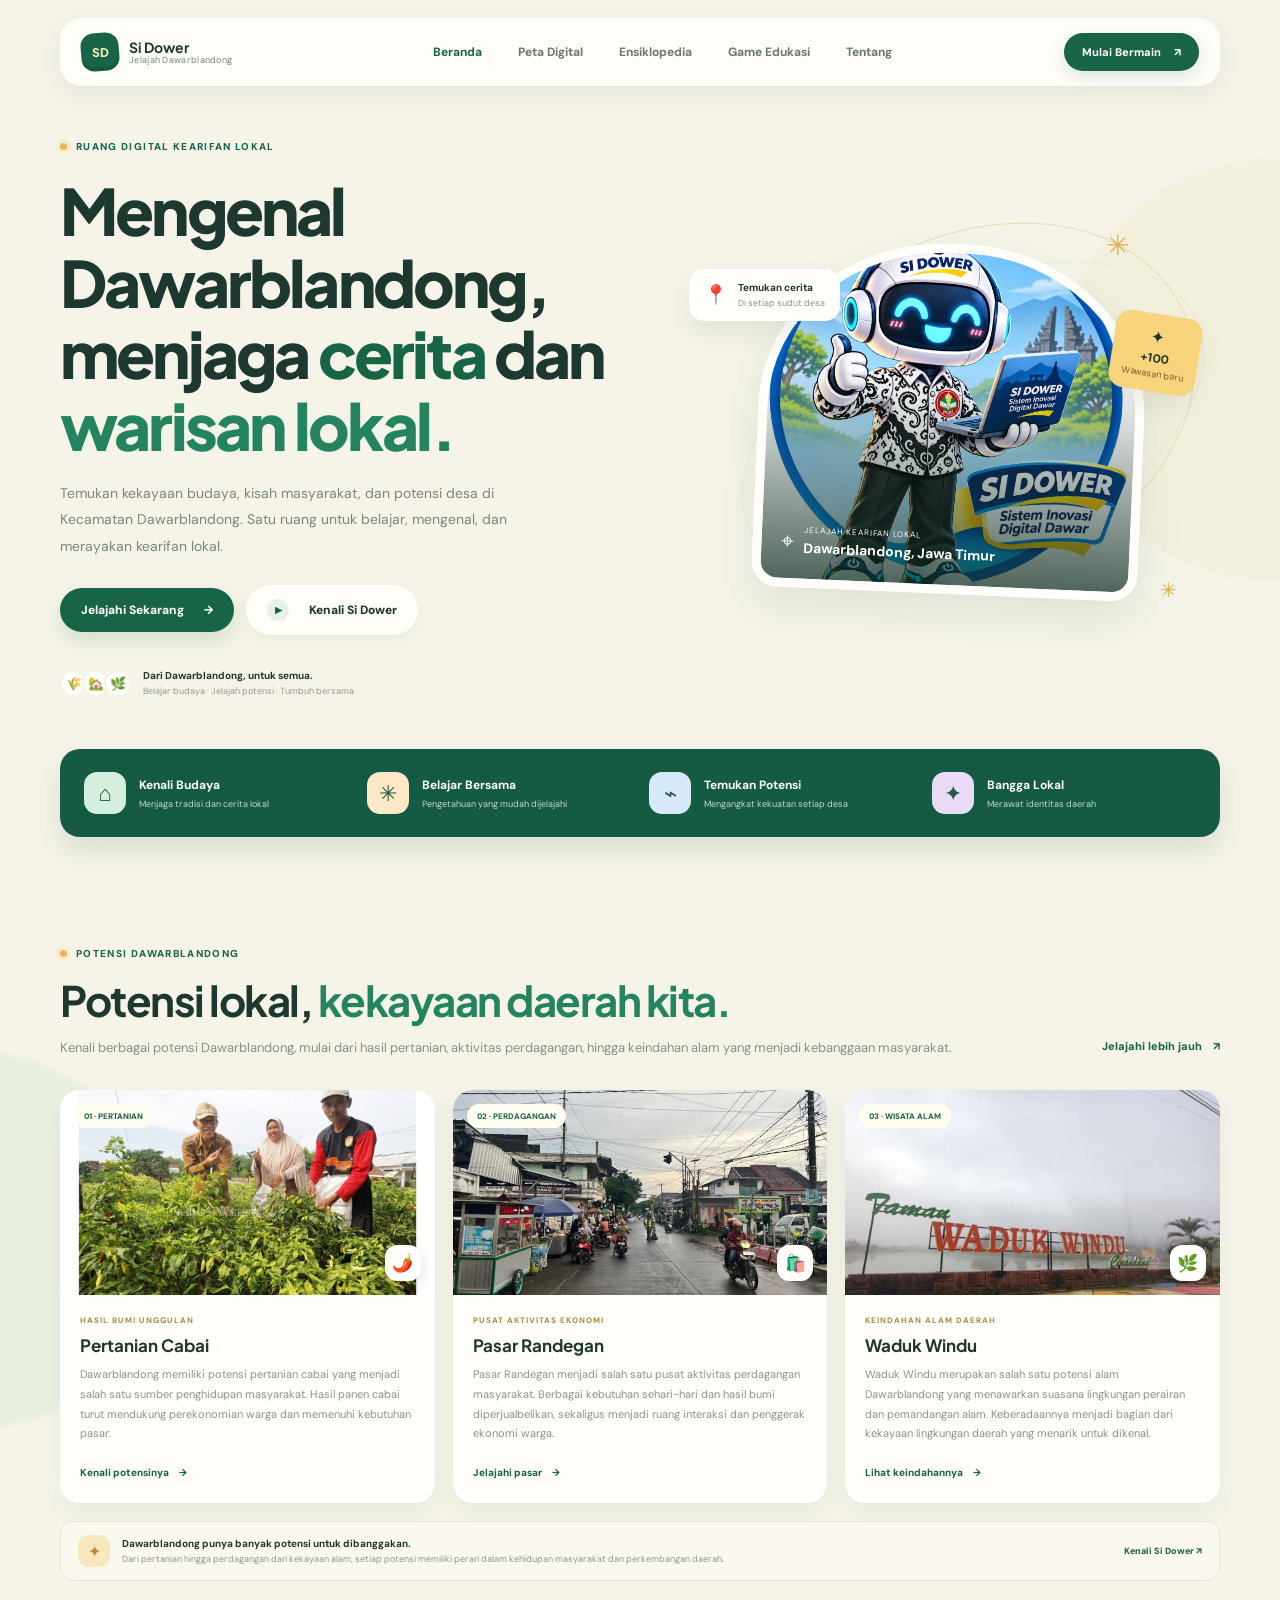
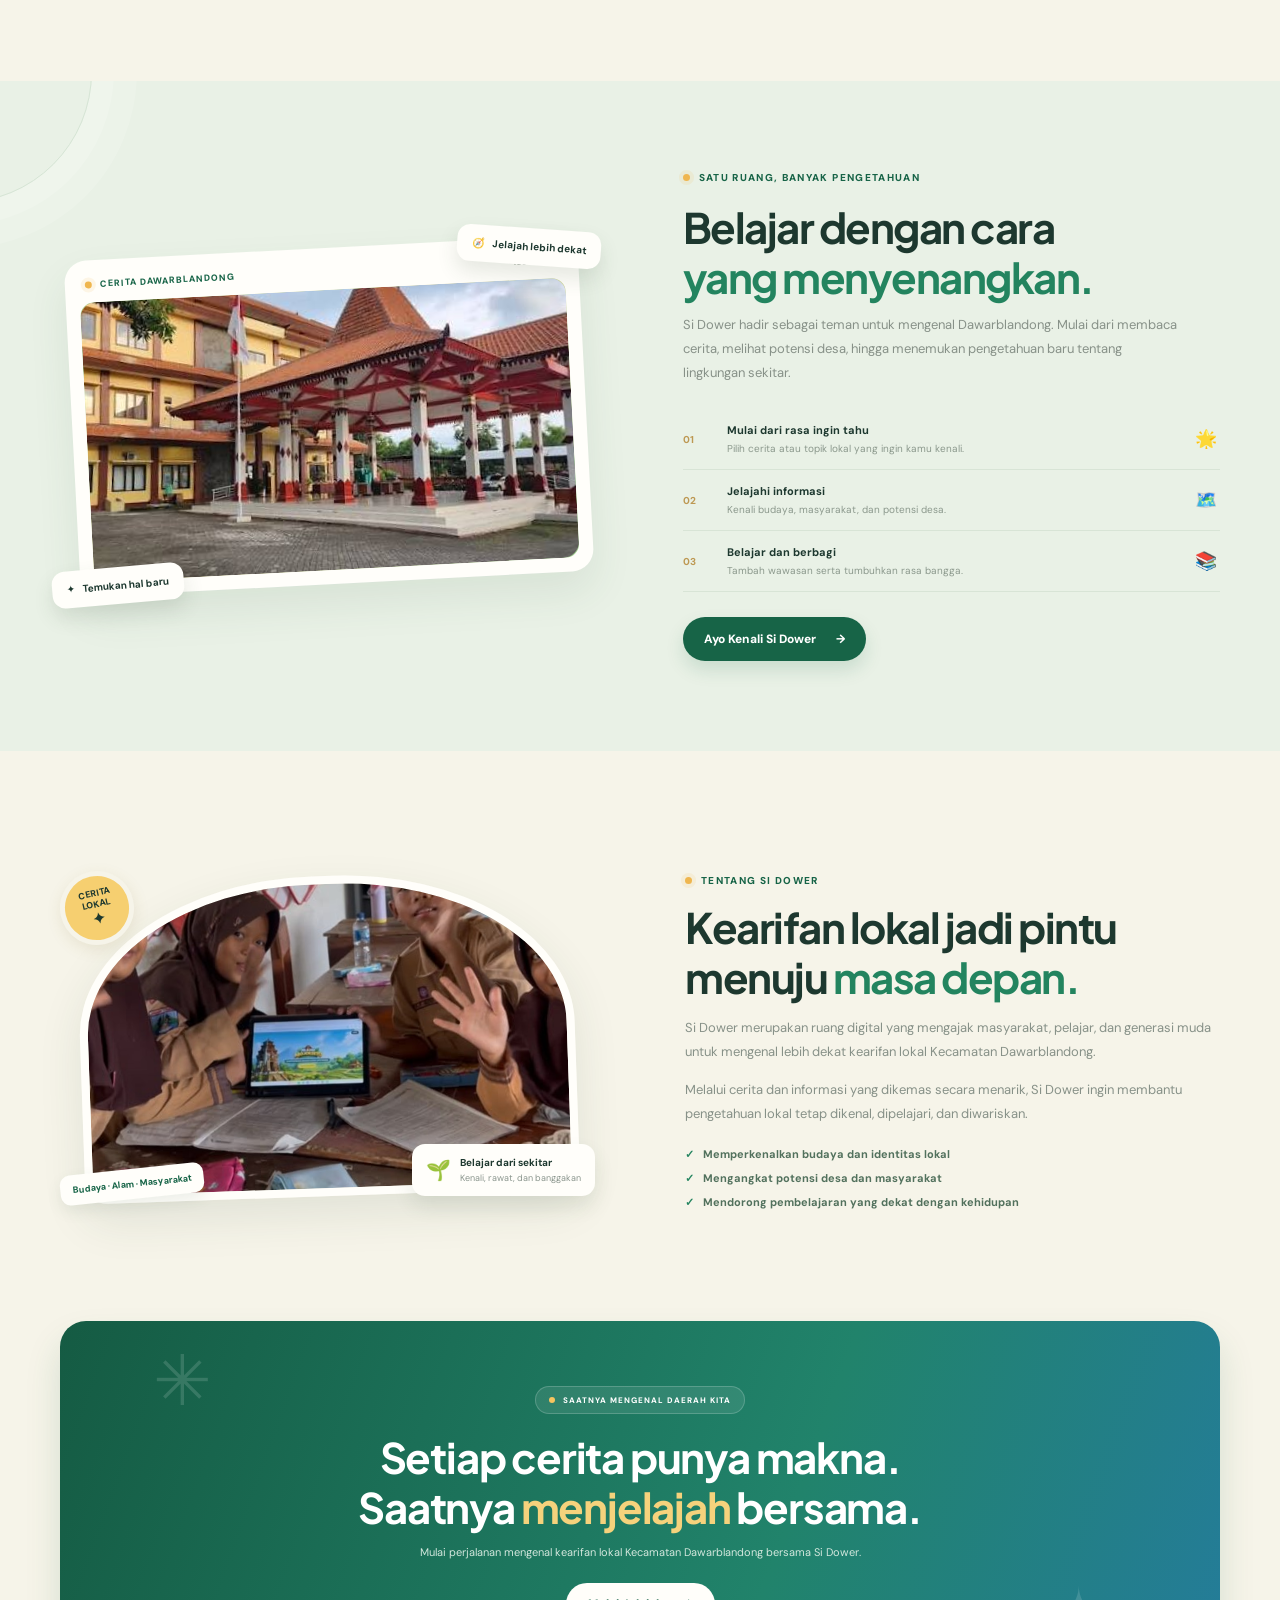
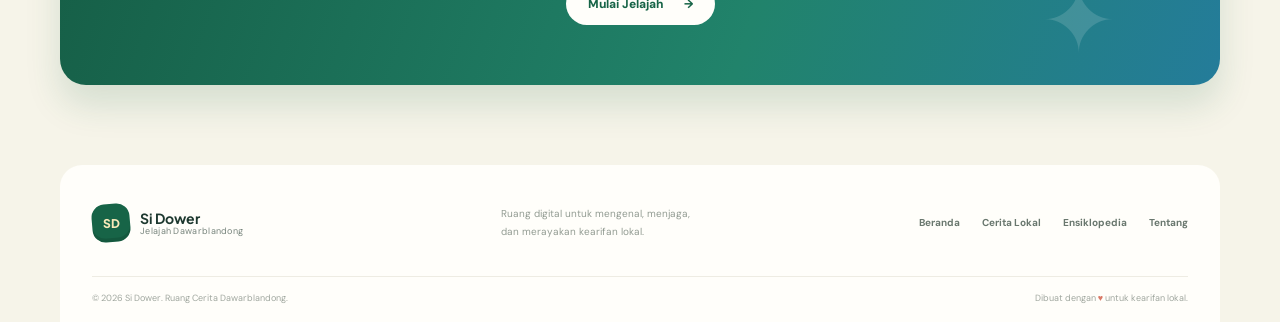
<file: index.html>
<!DOCTYPE html>
<html lang="id">
<head>
  <meta charset="UTF-8">
  <meta name="viewport" content="width=device-width, initial-scale=1.0">
  <meta name="theme-color" content="#f6f4e9">
  <meta name="description" content="Si Dower — ruang digital untuk mengenal kearifan lokal dan potensi Kecamatan Dawarblandong.">
  <title>Si Dower — Cerita dan Kearifan Lokal Dawarblandong</title>
  <link rel="preconnect" href="https://fonts.googleapis.com">
  <link rel="preconnect" href="https://fonts.gstatic.com" crossorigin>
  <link href="https://fonts.googleapis.com/css2?family=DM+Sans:wght@400;500;600;700;800&family=Plus+Jakarta+Sans:wght@500;600;700;800&display=swap" rel="stylesheet">
  <link rel="stylesheet" href="style.css">
</head>
<body>
  <div class="page-glow glow-one"></div>
  <div class="page-glow glow-two"></div>

  <header class="site-header" id="top">
    <a class="brand" href="#top" aria-label="Si Dower, kembali ke beranda">
      <span class="brand-mark"><span>SD</span></span>
      <span class="brand-copy"><strong>Si Dower</strong><small>Jelajah Dawarblandong</small></span>
    </a>

    <button class="menu-toggle" id="menuToggle" aria-label="Buka navigasi" aria-expanded="false">
      <span></span><span></span><span></span>
    </button>

    <nav class="nav-links" id="navLinks" aria-label="Navigasi utama">
      <a class="active" href="#beranda">Beranda</a>
      <a href="peta-digital.html">Peta Digital</a>
      <a href="ensiklopedia.html">Ensiklopedia</a>
      <a href="game-edukasi.html">Game Edukasi</a>
      <a href="#tentang">Tentang</a>
    </nav>
    <a class="header-cta" href="#jelajahi">Mulai Bermain <span>↗</span></a>
  </header>

  <main>
    <section class="hero section-wrap" id="beranda">
      <div class="hero-copy reveal">
        <div class="eyebrow"><i></i> RUANG DIGITAL KEARIFAN LOKAL</div>
        <h1>Mengenal Dawarblandong,<br>menjaga <em>cerita</em> dan<br><span>warisan lokal.</span></h1>
        <p class="hero-description">Temukan kekayaan budaya, kisah masyarakat, dan potensi desa di Kecamatan Dawarblandong. Satu ruang untuk belajar, mengenal, dan merayakan kearifan lokal.</p>
        <div class="hero-actions">
          <a class="button button-primary" href="#jelajahi">Jelajahi Sekarang <span>→</span></a>
          <a class="button button-quiet" href="#cerita"><span class="play-icon">▶</span> Kenali Si Dower</a>
        </div>
        <div class="hero-note">
          <div class="mini-avatars"><span>🌾</span><span>🏡</span><span>🌿</span></div>
          <div><strong>Dari Dawarblandong, untuk semua.</strong><small>Belajar budaya · Jelajah potensi · Tumbuh bersama</small></div>
        </div>
      </div>

      <div class="hero-art reveal">
        <div class="orbit orbit-a"></div><div class="orbit orbit-b"></div>
        <div class="photo-frame">
          <img src="WhatsApp Image 2026-11-24 at 09.20.50.jpeg" alt="Pemandangan bangunan dan lingkungan lokal">
          <div class="photo-shade"></div>
          <div class="photo-caption"><span class="pin">⌖</span><div><small>JELAJAH KEARIFAN LOKAL</small><strong>Dawarblandong, Jawa Timur</strong></div></div>
        </div>
        <div class="float-card location-card"><span class="float-icon">📍</span><div><b>Temukan cerita</b><small>Di setiap sudut desa</small></div></div>
        <div class="float-card xp-card"><span>✦</span><b>+100</b><small>Wawasan baru</small></div>
        <div class="spark spark-one">✳</div><div class="spark spark-two">✳</div>
      </div>
    </section>

    <section class="value-strip section-wrap reveal" aria-label="Nilai Si Dower">
      <div class="value-item"><span class="value-icon mint">⌂</span><div><strong>Kenali Budaya</strong><small>Menjaga tradisi dan cerita lokal</small></div></div>
      <div class="value-item"><span class="value-icon peach">✳</span><div><strong>Belajar Bersama</strong><small>Pengetahuan yang mudah dijelajahi</small></div></div>
      <div class="value-item"><span class="value-icon blue">⌁</span><div><strong>Temukan Potensi</strong><small>Mengangkat kekuatan setiap desa</small></div></div>
      <div class="value-item"><span class="value-icon lilac">✦</span><div><strong>Bangga Lokal</strong><small>Merawat identitas daerah</small></div></div>
    </section>

<section class="stories section-wrap section-space" id="potensi">
  <div class="section-heading reveal">
    <div>
      <div class="eyebrow"><i></i> POTENSI DAWARBLANDONG</div>
      <h2>Potensi lokal, <span>kekayaan daerah kita.</span></h2>
      <p>Kenali berbagai potensi Dawarblandong, mulai dari hasil pertanian, aktivitas perdagangan, hingga keindahan alam yang menjadi kebanggaan masyarakat.</p>
    </div>
    <a class="text-link" href="#jelajahi">Jelajahi lebih jauh <span>↗</span></a>
  </div>

  <div class="story-grid">

    <!-- PERTANIAN CABAI -->
    <article class="story-card reveal">
      <div class="story-image">
        <img src="lombok.jpg" alt="Hasil pertanian cabai">
        <span class="image-tag">01 · PERTANIAN</span>
        <span class="image-sticker">🌶️</span>
      </div>
      <div class="story-body">
        <div class="card-kicker">HASIL BUMI UNGGULAN</div>
        <h3>Pertanian Cabai</h3>
        <p>Dawarblandong memiliki potensi pertanian cabai yang menjadi salah satu sumber penghidupan masyarakat. Hasil panen cabai turut mendukung perekonomian warga dan memenuhi kebutuhan pasar.</p>
        <a href="#jelajahi">Kenali potensinya <span>→</span></a>
      </div>
    </article>

    <!-- PASAR RANDEGAN -->
    <article class="story-card reveal">
      <div class="story-image">
        <img src="pasarrandegan.jpg" alt="Aktivitas pasar tradisional">
        <span class="image-tag">02 · PERDAGANGAN</span>
        <span class="image-sticker">🛍️</span>
      </div>
      <div class="story-body">
        <div class="card-kicker">PUSAT AKTIVITAS EKONOMI</div>
        <h3>Pasar Randegan</h3>
        <p>Pasar Randegan menjadi salah satu pusat aktivitas perdagangan masyarakat. Berbagai kebutuhan sehari-hari dan hasil bumi diperjualbelikan, sekaligus menjadi ruang interaksi dan penggerak ekonomi warga.</p>
        <a href="#jelajahi">Jelajahi pasar <span>→</span></a>
      </div>
    </article>

    <!-- WADUK WINDU -->
    <article class="story-card reveal">
      <div class="story-image">
        <img src="wadukwindu.jpg" alt="Pemandangan alam dan perairan">
        <span class="image-tag">03 · WISATA ALAM</span>
        <span class="image-sticker">🌿</span>
      </div>
      <div class="story-body">
        <div class="card-kicker">KEINDAHAN ALAM DAERAH</div>
        <h3>Waduk Windu</h3>
        <p>Waduk Windu merupakan salah satu potensi alam Dawarblandong yang menawarkan suasana lingkungan perairan dan pemandangan alam. Keberadaannya menjadi bagian dari kekayaan lingkungan daerah yang menarik untuk dikenal.</p>
        <a href="#jelajahi">Lihat keindahannya <span>→</span></a>
      </div>
    </article>

  </div>

  <div class="story-footnote reveal">
    <span class="footnote-star">✦</span>
    <div>
      <strong>Dawarblandong punya banyak potensi untuk dibanggakan.</strong>
      <small>Dari pertanian hingga perdagangan dan kekayaan alam, setiap potensi memiliki peran dalam kehidupan masyarakat dan perkembangan daerah.</small>
    </div>
    <a href="#tentang">Kenali Si Dower <span>↗</span></a>
  </div>
</section>



    <section class="explore-band" id="jelajahi">
      <div class="section-wrap explore-layout">
        <div class="map-visual reveal">
          <div class="map-paper">
            <div class="map-topline"><span class="tiny-dot"></span> CERITA DAWARBLANDONG <span class="map-label">ILUSTRASI</span></div>
            <div class="map-scene">
  <img src="dawarblandong.jpg" alt="Foto Dawarblandong"
       style="width:100%; height:100%; object-fit:cover; border-radius:16px;">
</div>
          </div>
          <div class="map-float float-top">🧭 <b>Jelajah lebih dekat</b></div>
          <div class="map-float float-bottom">✦ <b>Temukan hal baru</b></div>
        </div>
        <div class="explore-copy reveal">
          <div class="eyebrow"><i></i> SATU RUANG, BANYAK PENGETAHUAN</div>
          <h2>Belajar dengan cara<br><span>yang menyenangkan.</span></h2>
          <p>Si Dower hadir sebagai teman untuk mengenal Dawarblandong. Mulai dari membaca cerita, melihat potensi desa, hingga menemukan pengetahuan baru tentang lingkungan sekitar.</p>
          <div class="steps">
            <div class="step"><b>01</b><div><strong>Mulai dari rasa ingin tahu</strong><small>Pilih cerita atau topik lokal yang ingin kamu kenali.</small></div><span>🌟</span></div>
            <div class="step"><b>02</b><div><strong>Jelajahi informasi</strong><small>Kenali budaya, masyarakat, dan potensi desa.</small></div><span>🗺️</span></div>
            <div class="step"><b>03</b><div><strong>Belajar dan berbagi</strong><small>Tambah wawasan serta tumbuhkan rasa bangga.</small></div><span>📚</span></div>
          </div>
          <a class="button button-primary" href="#tentang">Ayo Kenali Si Dower <span>→</span></a>
        </div>
      </div>
    </section>

    <section class="about section-wrap section-space" id="tentang">
      <div class="about-visual reveal">
        <div class="about-photo"><img src="fotosiswa.jpeg"></div>
        <div class="round-stamp">CERITA<br>LOKAL <span>✦</span></div>
        <div class="photo-note"><span>🌱</span><div><b>Belajar dari sekitar</b><small>Kenali, rawat, dan banggakan</small></div></div>
        <div class="photo-mini">Budaya · Alam · Masyarakat</div>
      </div>
      <div class="about-copy reveal">
        <div class="eyebrow"><i></i> TENTANG SI DOWER</div>
        <h2>Kearifan lokal jadi pintu menuju <span>masa depan.</span></h2>
        <p>Si Dower merupakan ruang digital yang mengajak masyarakat, pelajar, dan generasi muda untuk mengenal lebih dekat kearifan lokal Kecamatan Dawarblandong.</p>
        <p>Melalui cerita dan informasi yang dikemas secara menarik, Si Dower ingin membantu pengetahuan lokal tetap dikenal, dipelajari, dan diwariskan.</p>
        <ul class="check-list"><li>Memperkenalkan budaya dan identitas lokal</li><li>Mengangkat potensi desa dan masyarakat</li><li>Mendorong pembelajaran yang dekat dengan kehidupan</li></ul>
      </div>
    </section>

    <section class="final-cta section-wrap reveal">
      <div class="cta-decoration decor-left">✳</div><div class="cta-decoration decor-right">✦</div>
      <div class="cta-pill"><span></span> SAATNYA MENGENAL DAERAH KITA</div>
      <h2>Setiap cerita punya makna.<br>Saatnya <em>menjelajah</em> bersama.</h2>
      <p>Mulai perjalanan mengenal kearifan lokal Kecamatan Dawarblandong bersama Si Dower.</p>
      <a class="button button-light" href="#cerita">Mulai Jelajah <span>→</span></a>
    </section>
  </main>

  <footer class="site-footer section-wrap">
    <div class="footer-main">
      <a class="brand" href="#top"><span class="brand-mark"><span>SD</span></span><span class="brand-copy"><strong>Si Dower</strong><small>Jelajah Dawarblandong</small></span></a>
      <p>Ruang digital untuk mengenal, menjaga,<br>dan merayakan kearifan lokal.</p>
      <div class="footer-links"><a href="#beranda">Beranda</a><a href="#cerita">Cerita Lokal</a><a href="#ensiklopedia">Ensiklopedia</a><a href="#tentang">Tentang</a></div>
    </div>
    <div class="footer-bottom"><span>© <span id="year"></span> Si Dower. Ruang Cerita Dawarblandong.</span><span>Dibuat dengan <b>♥</b> untuk kearifan lokal.</span></div>
  </footer>

  <button class="back-top" id="backTop" aria-label="Kembali ke atas">↑</button>
  <script src="script.js"></script>
</body>
</html>
</file>
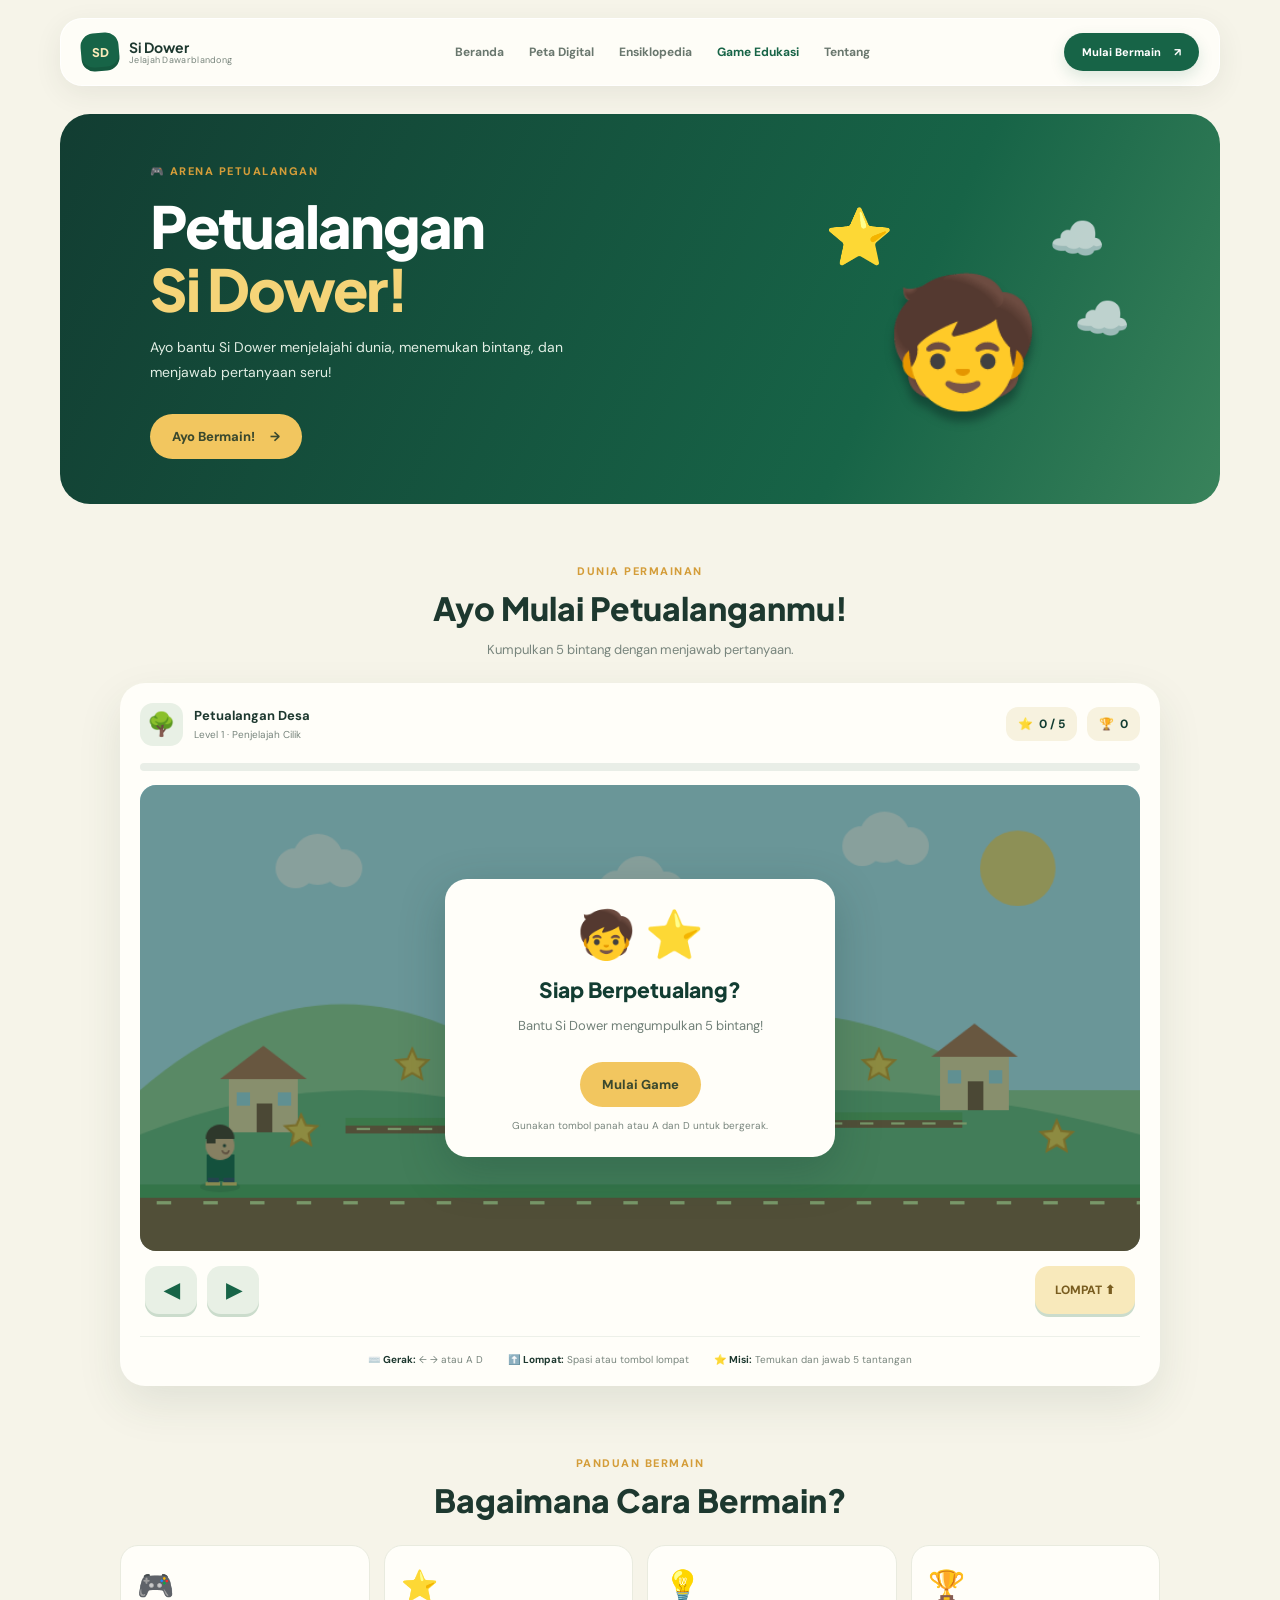
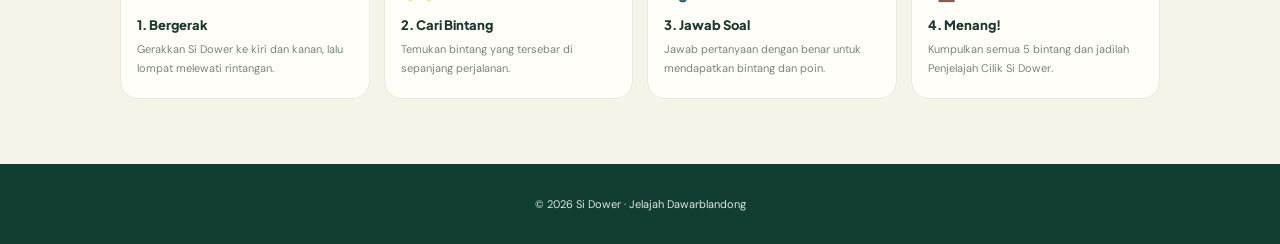
<file: game-edukasi.html>
<!DOCTYPE html>
<html lang="id">
<head>
  <meta charset="UTF-8">
  <meta name="viewport" content="width=device-width, initial-scale=1.0">
  <title>Game Edukasi | Si Dower</title>
  <link rel="stylesheet" href="game-edukasi.css">
</head>
<body>

  <!-- NAVBAR SI DOWER -->
  <header class="site-header" id="top">
    <a class="brand" href="index.html" aria-label="Si Dower, kembali ke beranda">
      <span class="brand-mark"><span>SD</span></span>
      <span class="brand-copy">
        <strong>Si Dower</strong>
        <small>Jelajah Dawarblandong</small>
      </span>
    </a>

    <button class="menu-toggle" id="menuToggle"
      aria-label="Buka navigasi" aria-expanded="false">
      <span></span><span></span><span></span>
    </button>

    <nav class="nav-links" id="navLinks" aria-label="Navigasi utama">
      <a href="index.html">Beranda</a>
      <a href="peta-digital.html">Peta Digital</a>
      <a href="ensiklopedia.html">Ensiklopedia</a>
      <a class="active" href="game-edukasi.html">Game Edukasi</a>
      <a href="index.html#tentang">Tentang</a>
    </nav>

    <a class="header-cta" href="#arena-game">
      Mulai Bermain <span>↗</span>
    </a>
  </header>

  <main>
    <!-- PEMBUKA -->
    <section class="game-hero">
      <div class="hero-content">
        <span class="eyebrow">🎮 ARENA PETUALANGAN</span>
        <h1>Petualangan<br><span>Si Dower!</span></h1>
        <p>
          Ayo bantu Si Dower menjelajahi dunia, menemukan bintang,
          dan menjawab pertanyaan seru!
        </p>
        <a href="#arena-game" class="start-button">Ayo Bermain! <span>→</span></a>
      </div>

      <div class="hero-decoration">
        <div class="hero-star">⭐</div>
        <div class="hero-character">🧒</div>
        <div class="hero-cloud cloud-one">☁️</div>
        <div class="hero-cloud cloud-two">☁️</div>
      </div>
    </section>

    <!-- ARENA GAME -->
    <section class="game-section" id="arena-game">
      <div class="section-heading">
        <span class="eyebrow">DUNIA PERMAINAN</span>
        <h2>Ayo Mulai Petualanganmu!</h2>
        <p>Kumpulkan 5 bintang dengan menjawab pertanyaan.</p>
      </div>

      <div class="game-panel">
        <div class="game-topbar">
          <div class="level-info">
            <span class="level-icon">🌳</span>
            <div>
              <strong>Petualangan Desa</strong>
              <small>Level 1 · Penjelajah Cilik</small>
            </div>
          </div>

          <div class="game-stats">
            <div class="stat">
              <span>⭐</span>
              <strong id="starCount">0 / 5</strong>
            </div>
            <div class="stat">
              <span>🏆</span>
              <strong id="scoreCount">0</strong>
            </div>
          </div>
        </div>

        <div class="progress-track">
          <div class="progress-fill" id="progressFill"></div>
        </div>

        <div class="game-canvas-wrap">
          <canvas id="gameCanvas" width="900" height="420"
            aria-label="Arena permainan Petualangan Si Dower"></canvas>

          <div class="game-overlay" id="startOverlay">
            <div class="overlay-card">
              <div class="overlay-icon">🧒 ⭐</div>
              <h2>Siap Berpetualang?</h2>
              <p>Bantu Si Dower mengumpulkan 5 bintang!</p>
              <button class="primary-button" id="startButton">Mulai Game</button>
              <small>Gunakan tombol panah atau A dan D untuk bergerak.</small>
            </div>
          </div>

          <div class="game-overlay hidden" id="questionOverlay">
            <div class="question-card">
              <span class="question-label">⭐ TANTANGAN BINTANG</span>
              <h2 id="questionTitle">Pertanyaan untukmu!</h2>
              <p id="questionText"></p>
              <div class="answer-list" id="answerList"></div>
              <p class="answer-feedback" id="answerFeedback" aria-live="polite"></p>
            </div>
          </div>

          <div class="game-overlay hidden" id="winOverlay">
            <div class="overlay-card win-card">
              <div class="overlay-icon">🏆</div>
              <h2>Hebat! Kamu Berhasil!</h2>
              <p>Semua bintang berhasil dikumpulkan. Kamu adalah Penjelajah Cilik Si Dower!</p>
              <div class="win-score">⭐ <strong id="finalScore">50</strong> Poin</div>
              <button class="primary-button" id="restartButton">Main Lagi</button>
            </div>
          </div>
        </div>

        <!-- KONTROL MOBILE -->
        <div class="mobile-controls">
          <div class="move-controls">
            <button class="control-button" id="leftButton" aria-label="Kiri">◀</button>
            <button class="control-button" id="rightButton" aria-label="Kanan">▶</button>
          </div>
          <button class="control-button jump-button" id="jumpButton">LOMPAT ⬆</button>
        </div>

        <div class="game-instructions">
          <div>⌨️ <strong>Gerak:</strong> ← → atau A D</div>
          <div>⬆️ <strong>Lompat:</strong> Spasi atau tombol lompat</div>
          <div>⭐ <strong>Misi:</strong> Temukan dan jawab 5 tantangan</div>
        </div>
      </div>
    </section>

    <!-- CARA BERMAIN -->
    <section class="how-to-play">
      <div class="section-heading">
        <span class="eyebrow">PANDUAN BERMAIN</span>
        <h2>Bagaimana Cara Bermain?</h2>
      </div>

      <div class="instruction-grid">
        <article class="instruction-card">
          <span>🎮</span>
          <h3>1. Bergerak</h3>
          <p>Gerakkan Si Dower ke kiri dan kanan, lalu lompat melewati rintangan.</p>
        </article>
        <article class="instruction-card">
          <span>⭐</span>
          <h3>2. Cari Bintang</h3>
          <p>Temukan bintang yang tersebar di sepanjang perjalanan.</p>
        </article>
        <article class="instruction-card">
          <span>💡</span>
          <h3>3. Jawab Soal</h3>
          <p>Jawab pertanyaan dengan benar untuk mendapatkan bintang dan poin.</p>
        </article>
        <article class="instruction-card">
          <span>🏆</span>
          <h3>4. Menang!</h3>
          <p>Kumpulkan semua 5 bintang dan jadilah Penjelajah Cilik Si Dower.</p>
        </article>
      </div>
    </section>
  </main>

  <footer class="game-footer">
    <p>© 2026 Si Dower · Jelajah Dawarblandong</p>
  </footer>

  <script src="game-edukasi.js"></script>
</body>
</html>
</file>
<file: style.css>
@import url('https://fonts.googleapis.com/css2?family=DM+Sans:wght@400;500;600;700;800&family=Plus+Jakarta+Sans:wght@500;600;700;800&display=swap');
:root{--cream:#f6f4e9;--paper:#fffef9;--green:#176447;--green-dark:#123d32;--green-soft:#e8f0e5;--mint:#d8eee1;--text:#1d382f;--muted:#78857d;--orange:#efb64f;--line:#e9e7dc;--shadow:0 18px 45px rgba(35,67,51,.10)}
*{box-sizing:border-box}html{scroll-behavior:smooth;scroll-padding-top:100px}body{margin:0;background:var(--cream);color:var(--text);font-family:'DM Sans',sans-serif;overflow-x:hidden}a{color:inherit;text-decoration:none}.page-glow{position:absolute;pointer-events:none;border-radius:50%;filter:blur(2px);z-index:-1}.glow-one{width:420px;height:420px;right:-200px;top:160px;background:rgba(234,220,169,.18)}.glow-two{width:380px;height:380px;left:-220px;top:1050px;background:rgba(211,232,210,.35)}
.site-header{width:min(1160px,calc(100% - 56px));height:68px;margin:18px auto 0;padding:0 20px;background:rgba(255,254,249,.88);border:1px solid rgba(255,255,255,.9);border-radius:22px;box-shadow:0 8px 28px rgba(48,65,48,.08);display:flex;align-items:center;justify-content:space-between;position:sticky;top:12px;z-index:20;backdrop-filter:blur(16px)}
.brand{display:inline-flex;align-items:center;gap:10px;min-width:180px}.brand-mark{width:38px;height:38px;border-radius:13px;background:var(--green);color:#f8e9b9;display:grid;place-items:center;font-family:'Plus Jakarta Sans';font-weight:800;font-size:12px;transform:rotate(-5deg);box-shadow:inset 0 -4px 0 rgba(0,0,0,.12)}.brand-mark span{transform:rotate(5deg)}.brand-copy{display:flex;flex-direction:column;line-height:1.15}.brand-copy strong{font-family:'Plus Jakarta Sans';font-size:14px}.brand-copy small{font-size:9px;color:var(--muted);letter-spacing:.3px}.nav-links{display:flex;gap:36px;align-items:center}.nav-links a,.footer-links a{font-size:12px;color:#69776e;font-weight:700;transition:.2s}.nav-links a:hover,.nav-links a.active{color:var(--green)}.header-cta{background:var(--green);color:white;padding:12px 18px;border-radius:30px;font-size:11px;font-weight:800;box-shadow:0 6px 15px #17644725}.header-cta span{margin-left:10px}.menu-toggle{display:none}
.section-wrap{width:min(1160px,calc(100% - 56px));margin-left:auto;margin-right:auto}.hero{min-height:560px;display:grid;grid-template-columns:1.05fr .95fr;align-items:center;gap:30px;padding-top:54px;padding-bottom:52px}.eyebrow{font-size:10px;font-weight:800;letter-spacing:1.35px;color:var(--green);display:flex;align-items:center;gap:9px}.eyebrow i,.tiny-dot{width:7px;height:7px;background:var(--orange);border-radius:50%;box-shadow:0 0 0 4px #efb64f20}.hero h1{font-family:'Plus Jakarta Sans',sans-serif;font-size:clamp(40px,5vw,64px);line-height:1.12;letter-spacing:-2.8px;margin:22px 0 18px;font-weight:800}.hero h1 em{font-style:normal;color:var(--green)}.hero h1 span,.section-heading h2 span,.explore-copy h2 span,.about-copy h2 span{color:#23845f}.hero-description{font-size:14px;line-height:1.9;color:#7b877e;max-width:510px;margin:0}.hero-actions{display:flex;align-items:center;gap:12px;margin-top:26px}.button{display:inline-flex;align-items:center;justify-content:center;gap:20px;padding:14px 21px;border-radius:30px;font-size:12px;font-weight:800;transition:transform .2s,box-shadow .2s}.button:hover,.header-cta:hover{transform:translateY(-3px)}.button-primary{background:var(--green);color:white;box-shadow:0 9px 18px #17644725}.button-quiet{background:#fffdf7;color:var(--text);box-shadow:0 5px 18px #273e2c0d}.play-icon{display:grid;place-items:center;width:22px;height:22px;border-radius:50%;background:#e7f1e8;color:var(--green);font-size:9px}.hero-note{display:flex;align-items:center;gap:12px;margin-top:34px}.mini-avatars{display:flex}.mini-avatars span{width:27px;height:27px;border:2px solid var(--cream);background:white;border-radius:50%;display:grid;place-items:center;font-size:13px;margin-left:-5px}.mini-avatars span:first-child{margin-left:0}.hero-note div:last-child{display:flex;flex-direction:column;gap:3px}.hero-note strong{font-size:10px}.hero-note small{font-size:9px;color:#929b92}
.hero-art{height:440px;position:relative;display:grid;place-items:center}.photo-frame{position:relative;width:72%;height:350px;border:9px solid #fffefa;border-radius:48% 48% 26px 26px;overflow:hidden;transform:rotate(2.5deg);box-shadow:var(--shadow);z-index:2}.photo-frame img,.about-photo img,.story-image img{width:100%;height:100%;object-fit:cover;display:block}.photo-shade{position:absolute;inset:35% 0 0;background:linear-gradient(transparent,rgba(13,44,31,.72))}.photo-caption{position:absolute;bottom:22px;left:20px;display:flex;align-items:center;gap:10px;color:white}.photo-caption .pin{font-size:22px}.photo-caption div{display:flex;flex-direction:column;gap:4px}.photo-caption small{font-size:8px;letter-spacing:1px}.photo-caption strong{font-size:14px}.orbit{position:absolute;border:1px solid #e8dcb8;border-radius:50%;transform:rotate(-25deg)}.orbit-a{width:85%;height:78%;right:3%;top:8%}.orbit-b{width:92%;height:62%;right:0;top:20%;border-style:dashed;border-color:#d7e6d4}.float-card{position:absolute;z-index:4;background:#fffefa;border-radius:15px;padding:12px 15px;box-shadow:0 12px 25px #304c3218;display:flex;align-items:center;gap:10px}.float-card div{display:flex;flex-direction:column;gap:3px}.float-card b{font-size:10px}.float-card small{font-size:9px;color:#8b958d}.location-card{left:1%;top:70px}.float-icon{font-size:19px}.xp-card{right:4%;top:115px;display:grid;gap:2px;text-align:center;background:#f8d47c;transform:rotate(9deg);padding:12px}.xp-card span{font-size:17px}.xp-card b{font-size:12px}.xp-card small{color:#725c2e}.leaf-card{left:0;bottom:70px;transform:rotate(-7deg)}.spark{position:absolute;color:#e9ae4d;font-size:28px}.spark-one{right:17%;top:28px}.spark-two{right:8%;bottom:36px;font-size:20px}
.value-strip{background:#155b43;border-radius:20px;min-height:88px;padding:18px 24px;display:grid;grid-template-columns:repeat(4,1fr);gap:18px;box-shadow:0 14px 28px #154e3820}.value-item{display:flex;align-items:center;gap:13px;color:white}.value-icon{width:42px;height:42px;border-radius:13px;display:grid;place-items:center;font-size:22px;color:#225b45}.mint{background:#d5f0df}.peach{background:#ffe8c5}.blue{background:#d8eafa}.lilac{background:#eadcf7}.value-item div{display:flex;flex-direction:column;gap:5px}.value-item strong{font-size:12px}.value-item small{font-size:9px;color:#c1d8cd}
.section-space{padding-top:110px;padding-bottom:100px}.section-heading{display:flex;justify-content:space-between;align-items:end;margin-bottom:30px}.section-heading h2,.explore-copy h2,.about-copy h2{font-family:'Plus Jakarta Sans';font-size:clamp(29px,3.5vw,42px);letter-spacing:-1.5px;line-height:1.2;margin:15px 0 10px}.section-heading p,.explore-copy>p,.about-copy p{font-size:13px;color:#879188;line-height:1.85;margin:0}.text-link{font-size:11px;color:var(--green);font-weight:800;margin-bottom:7px}.text-link span{margin-left:8px}.story-grid{display:grid;grid-template-columns:repeat(3,1fr);gap:18px}.story-card{background:#fffefa;border-radius:20px;overflow:hidden;box-shadow:0 10px 28px #344b3310;transition:transform .25s,box-shadow .25s}.story-card:hover{transform:translateY(-7px);box-shadow:0 18px 35px #344b331a}.story-image{height:205px;position:relative;overflow:hidden}.story-image img{transition:transform .5s}.story-card:hover .story-image img{transform:scale(1.06)}.image-tag{position:absolute;top:14px;left:14px;background:#fffdf0;border-radius:20px;padding:7px 10px;font-size:8px;font-weight:800;color:var(--green)}.image-sticker{position:absolute;right:14px;bottom:14px;width:36px;height:36px;border-radius:12px;background:#fffefa;display:grid;place-items:center;font-size:17px;box-shadow:0 5px 15px #0002}.story-body{padding:20px 20px 22px}.card-kicker{font-size:8px;letter-spacing:1px;color:#b28a45;font-weight:800}.story-body h3{font-family:'Plus Jakarta Sans';font-size:17px;margin:9px 0}.story-body p{font-size:11px;color:#8a948b;line-height:1.8;min-height:58px;margin:0 0 16px}.story-body a{font-size:10px;font-weight:800;color:var(--green)}.story-body a span{margin-left:8px}.story-footnote{margin-top:18px;border:1px solid #e9e5d6;background:#fbf9ef;border-radius:14px;padding:13px 17px;display:flex;align-items:center;gap:12px}.footnote-star{width:32px;height:32px;border-radius:10px;background:#f8e8bd;display:grid;place-items:center;color:#b98b36}.story-footnote div{display:flex;flex-direction:column;gap:3px;flex:1}.story-footnote strong{font-size:10px}.story-footnote small{font-size:9px;color:#8c968d}.story-footnote>a{font-size:9px;font-weight:800;color:var(--green)}
.explore-band{background:#e9f1e6;position:relative;overflow:hidden}.explore-band:before{content:"";position:absolute;width:260px;height:260px;border:1px solid #d6e5d5;border-radius:50%;left:-170px;top:-140px;box-shadow:0 0 0 22px #ffffff22,0 0 0 45px #ffffff22}.explore-layout{min-height:560px;padding-top:90px;padding-bottom:90px;display:grid;grid-template-columns:1fr 1fr;gap:85px;align-items:center}.map-visual{position:relative;padding:20px 12px}.map-paper{background:#fffefa;padding:14px;border-radius:22px;box-shadow:0 20px 40px #345c3b18;transform:rotate(-3deg)}.map-topline{font-size:9px;letter-spacing:1px;font-weight:800;color:var(--green);display:flex;align-items:center;gap:8px;padding:4px 6px 12px}.map-label{margin-left:auto;color:#a3a99e;font-size:7px}.map-scene{height:280px;border-radius:14px;overflow:hidden;position:relative;background:linear-gradient(135deg,#b9d99b,#e2dba6 44%,#9ecb8e);background-image:radial-gradient(ellipse at 15% 20%,#79b978 0 13%,transparent 14%),radial-gradient(ellipse at 80% 75%,#80b979 0 20%,transparent 21%),radial-gradient(ellipse at 58% 20%,#c5dc9d 0 18%,transparent 19%),linear-gradient(135deg,#b6d59a,#e4dda8 48%,#9ecb8e)}.river{position:absolute;width:130%;height:50px;left:-10%;top:54%;background:#82c9c6;border:8px solid #d4e8c6;border-left:0;border-right:0;transform:rotate(-16deg);border-radius:50%}.road{position:absolute;background:#e9d9ad;border:3px solid #fff1d0;border-radius:50%;height:18px}.road-one{width:120%;left:-10%;top:34%;transform:rotate(28deg)}.road-two{width:100%;left:12%;top:72%;transform:rotate(-35deg)}.map-tree,.map-house{position:absolute;font-size:25px;filter:drop-shadow(0 3px 2px #55734b55)}.tree-one{left:15%;top:17%}.tree-two{right:12%;top:20%}.tree-three{left:76%;bottom:10%}.house-one{left:37%;top:15%}.house-two{right:24%;bottom:18%}.house-three{left:10%;bottom:12%}.map-pin{position:absolute;background:#fffef4;color:#24543c;border:1px solid #e8e4ce;border-radius:9px;padding:7px 9px;font-size:9px;font-weight:800;box-shadow:0 5px 12px #425d3618}.pin-one{left:28%;top:40%}.pin-two{right:6%;top:51%}.pin-three{left:8%;bottom:27%}.pin-four{right:27%;bottom:8%}.map-float{position:absolute;background:#fffefa;border-radius:13px;padding:12px 15px;box-shadow:0 10px 20px #35513b20;font-size:10px;display:flex;gap:8px;align-items:center}.float-top{right:-3px;top:0;transform:rotate(4deg)}.float-bottom{left:-8px;bottom:0;transform:rotate(-5deg)}.explore-copy h2{margin-top:18px}.explore-copy>p{max-width:500px}.steps{margin:24px 0 25px}.step{display:grid;grid-template-columns:32px 1fr 25px;align-items:center;gap:12px;padding:14px 0;border-bottom:1px solid #d8e4d6}.step>b{font-size:10px;color:#bd9852}.step div{display:flex;flex-direction:column;gap:5px}.step strong{font-size:11px}.step small{font-size:10px;color:#8b988c}.step>span{font-size:18px}
.about{display:grid;grid-template-columns:1fr 1fr;gap:90px;align-items:center}.about-visual{height:360px;position:relative;padding:15px 20px}.about-photo{height:320px;border:8px solid #fffefa;border-radius:48% 48% 22px 22px  ;overflow:hidden;transform:rotate(-2deg);box-shadow:var(--shadow)}.round-stamp{position:absolute;left:0;top:10px;width:74px;height:74px;border-radius:50%;background:#f6cf70;border:5px solid var(--cream);display:grid;place-content:center;text-align:center;font-size:9px;font-weight:800;line-height:1.2;transform:rotate(-13deg);box-shadow:0 5px 15px #8d783322}.round-stamp span{font-size:15px}.photo-note{position:absolute;right:0;bottom:25px;background:#fffefa;border-radius:13px;padding:12px 14px;display:flex;gap:9px;align-items:center;box-shadow:0 10px 20px #34513b1c}.photo-note>span{font-size:20px}.photo-note div{display:flex;flex-direction:column;gap:3px}.photo-note b{font-size:10px}.photo-note small{font-size:9px;color:#8a958d}.photo-mini{position:absolute;left:0;bottom:22px;background:#fffefa;padding:9px 12px;border-radius:10px;font-size:9px;font-weight:800;color:var(--green);transform:rotate(-6deg);box-shadow:0 6px 15px #34513b18}.about-copy h2{max-width:520px}.about-copy p{margin:14px 0}.check-list{list-style:none;padding:0;margin:20px 0 0;display:grid;gap:10px}.check-list li{font-size:11px;font-weight:700;color:#52715d}.check-list li:before{content:"✓";color:#23845f;font-weight:900;margin-right:9px}
.final-cta{position:relative;overflow:hidden;background:linear-gradient(110deg,#155b43,#21836b 62%,#247c9a);border-radius:26px;text-align:center;color:white;padding:65px 25px 60px;box-shadow:0 20px 35px #1b624426;margin-bottom:80px}.cta-pill{display:inline-flex;align-items:center;gap:8px;border:1px solid #ffffff30;background:#ffffff17;border-radius:30px;padding:8px 13px;font-size:8px;letter-spacing:1px;font-weight:800}.cta-pill span{width:6px;height:6px;border-radius:50%;background:#f6c45f}.final-cta h2{font-family:'Plus Jakarta Sans';font-size:clamp(28px,4vw,42px);line-height:1.2;letter-spacing:-1.2px;margin:18px 0 12px}.final-cta h2 em{font-style:normal;color:#f5d27c}.final-cta p{font-size:11px;color:#d3e7dd;margin:0 0 24px}.button-light{background:#fffefa;color:var(--green);padding:13px 22px}.cta-decoration{position:absolute;color:#ffffff24;font-size:70px}.decor-left{left:8%;top:15px}.decor-right{right:9%;bottom:5px;font-size:90px}
.site-footer{background:#fffefa;border-radius:22px 22px 0 0;padding:30px 32px 18px}.footer-main{display:flex;align-items:center;justify-content:space-between;padding-bottom:25px}.footer-main>p{font-size:10px;line-height:1.8;color:#929b92}.footer-links{display:flex;gap:22px}.footer-links a{font-size:10px}.footer-bottom{border-top:1px solid #eeece3;padding-top:15px;display:flex;justify-content:space-between;color:#a0a79f;font-size:9px}.footer-bottom b{color:#d97967}.back-top{position:fixed;right:22px;bottom:22px;width:42px;height:42px;border:0;border-radius:14px;background:var(--green);color:white;font-size:21px;box-shadow:0 8px 20px #174b3430;cursor:pointer;opacity:0;pointer-events:none;transform:translateY(10px);transition:.25s;z-index:10}.back-top.show{opacity:1;pointer-events:auto;transform:translateY(0)}.reveal{opacity:0;transform:translateY(22px);transition:opacity .7s ease,transform .7s ease}.reveal.visible{opacity:1;transform:translateY(0)}
@media(max-width:900px){.hero{grid-template-columns:1fr  .85fr;gap:10px}.hero h1{font-size:48px}.hero-art{height:390px}.photo-frame{height:310px;width:78%}.value-strip{grid-template-columns:repeat(2,1fr);padding:22px}.explore-layout,.about{gap:40px}.story-image{height:170px}.story-body{padding:17px}.map-scene{height:240px}}
@media(max-width:680px){.site-header{width:calc(100% - 28px);height:62px;margin-top:10px;padding:0 13px}.brand{min-width:0}.brand-mark{width:34px;height:34px}.brand-copy strong{font-size:12px}.brand-copy small{font-size:8px}.header-cta{padding:10px 12px;font-size:9px;margin-left:auto;margin-right:12px}.menu-toggle{display:flex;width:34px;height:34px;border:0;background:#edf3eb;border-radius:10px;flex-direction:column;justify-content:center;gap:4px;align-items:center;cursor:pointer;order:3}.menu-toggle span{width:14px;height:2px;background:var(--green);border-radius:4px}.nav-links{display:none;position:absolute;top:70px;left:0;right:0;background:#fffefa;padding:16px;border-radius:16px;box-shadow:var(--shadow);flex-direction:column;gap:18px;align-items:flex-start}.nav-links.open{display:flex}.section-wrap{width:calc(100% - 34px)}.hero{display:flex;flex-direction:column;align-items:stretch;padding-top:55px;padding-bottom:35px;gap:8px}.hero h1{font-size:clamp(38px,11vw,54px);letter-spacing:-2px;margin-top:18px}.hero-description{font-size:12px}.hero-actions{gap:8px;flex-wrap:wrap}.button{font-size:10px;padding:12px 15px;gap:12px}.hero-note{margin-top:22px}.hero-art{height:330px;margin-top:10px}.photo-frame{height:270px;width:68%;border-width:7px}.location-card{left:0;top:35px}.xp-card{right:0;top:75px}.leaf-card{left:0;bottom:35px}.float-card{padding:9px 11px}.float-card b{font-size:9px}.float-card small{font-size:8px}.value-strip{grid-template-columns:1fr 1fr;gap:18px 12px;padding:18px 14px;border-radius:16px}.value-item{gap:8px}.value-icon{width:34px;height:34px;font-size:18px}.value-item strong{font-size:10px}.value-item small{font-size:8px}.section-space{padding-top:75px;padding-bottom:70px}.section-heading{align-items:flex-start;gap:15px;flex-direction:column}.section-heading h2,.explore-copy h2,.about-copy h2{font-size:30px}.section-heading p{font-size:11px}.text-link{margin:0}.story-grid{grid-template-columns:1fr;gap:15px}.story-image{height:210px}.story-body p{min-height:0}.story-footnote{align-items:flex-start;flex-wrap:wrap}.story-footnote div{min-width:calc(100% - 55px)}.story-footnote>a{margin-left:44px}.explore-layout{grid-template-columns:1fr;gap:40px;padding-top:65px;padding-bottom:65px}.map-visual{margin:0 8px}.map-scene{height:230px}.explore-copy>p,.about-copy p{font-size:11px}.step{padding:12px 0}.about{grid-template-columns:1fr;gap:25px}.about-visual{height:310px;order:2}.about-photo{height:270px}.about-copy{order:1}.final-cta{padding:55px 18px 48px;margin-bottom:45px;border-radius:20px}.final-cta h2{font-size:29px}.final-cta p{line-height:1.7}.cta-decoration{font-size:42px}.site-footer{padding:25px 20px 15px}.footer-main{display:grid;grid-template-columns:1fr 1fr;gap:20px}.footer-main>p{font-size:9px}.footer-links{grid-column:1/-1;gap:18px}.footer-bottom{gap:8px;flex-direction:column;font-size:8px}.back-top{right:14px;bottom:14px}}
@media(prefers-reduced-motion:reduce){html{scroll-behavior:auto}*,*:before,*:after{transition:none!important;animation:none!important}.reveal{opacity:1;transform:none}}


/* ENSIKLOPEDIA DESA */
.encyclopedia{padding-top:85px;padding-bottom:95px}
.encyclopedia-count{font-size:10px;color:#829087;background:#fffdf6;border:1px solid var(--line);border-radius:30px;padding:10px 14px;white-space:nowrap}
.encyclopedia-count b{color:var(--green);font-size:14px;margin-right:4px}
.encyclopedia-tools{display:flex;align-items:center;justify-content:space-between;gap:15px;margin:24px 0 20px}
.search-box{display:flex;align-items:center;gap:10px;background:#fffefa;border:1px solid #e8e6dc;border-radius:13px;padding:0 14px;width:min(390px,100%);height:44px;color:#8a978d}
.search-box>span{font-size:22px;line-height:1}.search-box input{width:100%;border:0;outline:0;background:transparent;color:var(--text);font:500 11px 'DM Sans',sans-serif}.search-box input::placeholder{color:#a4aaa2}
.search-hint{font-size:10px;color:#9aa39b}
.village-grid{display:grid;grid-template-columns:repeat(3,1fr);gap:18px}
.village-card{padding:0;border:1px solid #eeece3;border-radius:19px;overflow:hidden;background:#fffefa;text-align:left;color:inherit;cursor:pointer;box-shadow:0 9px 25px #344b330c;transition:transform .22s,box-shadow .22s;display:flex;flex-direction:column;min-width:0}
.village-card:hover{transform:translateY(-6px);box-shadow:0 17px 32px #344b3318}
.village-card:focus-visible,.modal-close:focus-visible,.button:focus-visible{outline:3px solid #e7bd62;outline-offset:3px}
.village-card-image{height:178px;position:relative;overflow:hidden;background:linear-gradient(135deg,#dcebd4,#f1e6c9)}
.village-card-image img{width:100%;height:100%;object-fit:cover;display:block;transition:transform .45s}
.village-card:hover .village-card-image img{transform:scale(1.05)}
.village-card-image:after{content:"";position:absolute;inset:45% 0 0;background:linear-gradient(transparent,rgba(17,48,34,.28))}
.village-number{position:absolute;top:13px;left:13px;z-index:1;padding:7px 10px;border-radius:20px;background:#fffdf1;color:var(--green);font-size:8px;font-weight:800;letter-spacing:.5px}
.village-card-body{padding:17px 18px 19px;display:flex;flex-direction:column;align-items:flex-start;flex:1}
.village-category{font-size:8px;letter-spacing:1px;color:#b18c4e;font-weight:800}
.village-card-body h3{font-family:'Plus Jakarta Sans';font-size:17px;margin:8px 0 7px}
.village-card-body p{font-size:10px;line-height:1.75;color:#879188;margin:0 0 16px;min-height:36px}
.village-read{margin-top:auto;font-size:10px;font-weight:800;color:var(--green)}
.village-read span{margin-left:7px}
.empty-search{padding:28px;text-align:center;color:#89958c;font-size:12px;background:#fffefa;border-radius:14px}
.encyclopedia-note{margin-top:19px;background:#fbf8ec;border:1px solid #eee6d2;border-radius:15px;padding:14px 17px;display:flex;align-items:center;gap:12px}
.note-icon{width:34px;height:34px;border-radius:11px;background:#f8e8bd;color:#b98b36;display:grid;place-items:center}
.encyclopedia-note div{display:flex;flex-direction:column;gap:4px;flex:1}
.encyclopedia-note strong{font-size:10px}.encyclopedia-note small{font-size:9px;color:#8d978e}.note-label{font-size:8px;letter-spacing:1px;color:#a18c5e;font-weight:800}
.village-modal{position:fixed;inset:0;z-index:50;display:none;align-items:center;justify-content:center;padding:22px}
.village-modal.open{display:flex}
.modal-backdrop{position:absolute;inset:0;background:rgba(14,38,29,.62);backdrop-filter:blur(5px)}
.village-dialog{position:relative;z-index:1;width:min(720px,100%);max-height:min(88vh,900px);overflow:auto;background:#fffefa;border-radius:22px;box-shadow:0 25px 80px #081e1640;animation:modalIn .22s ease}
@keyframes modalIn{from{opacity:0;transform:translateY(12px) scale(.985)}to{opacity:1;transform:translateY(0) scale(1)}}
.modal-close{position:absolute;right:14px;top:14px;z-index:3;width:36px;height:36px;border:0;border-radius:50%;background:#fffefa;color:var(--green);font-size:25px;cursor:pointer;box-shadow:0 4px 15px #0002}
.modal-image{height:245px;position:relative;background:#e7eddf}
.modal-image img{width:100%;height:100%;object-fit:cover;display:block}
.modal-image:after{content:"";position:absolute;inset:45% 0 0;background:linear-gradient(transparent,rgba(15,39,29,.4))}
.modal-category{position:absolute;left:22px;bottom:17px;z-index:1;background:#fffefa;color:var(--green);padding:8px 12px;border-radius:30px;font-size:9px;font-weight:800;letter-spacing:.8px}
.modal-content{padding:28px 34px 30px}
.modal-content h2{font:800 30px 'Plus Jakarta Sans';letter-spacing:-1px;margin:12px 0 8px}
.modal-intro{font-size:12px;line-height:1.8;color:#718078;margin:0}
.article-divider{height:1px;background:#ece9df;margin:22px 0}
.article-copy h3{font:700 15px 'Plus Jakarta Sans';margin:19px 0 8px;color:var(--green-dark)}
.article-copy p{font-size:12px;line-height:1.9;color:#65746a;margin:0 0 12px}
.article-copy ul{padding-left:18px;color:#65746a;font-size:12px;line-height:1.9}
.modal-footer{border-top:1px solid #ece9df;margin-top:25px;padding-top:18px;display:flex;justify-content:space-between;align-items:center;gap:15px}
.modal-footer>span{font-size:9px;color:#929b92}
.modal-footer .button{border:0;cursor:pointer}
body.modal-open{overflow:hidden}
@media(max-width:900px){.village-card-image{height:155px}.village-card-body{padding:15px}.village-grid{gap:14px}}
@media(max-width:680px){.encyclopedia{padding-top:65px;padding-bottom:70px}.encyclopedia-count{align-self:flex-start}.encyclopedia-tools{align-items:flex-start;flex-direction:column}.search-box{width:100%}.search-hint{font-size:9px}.village-grid{grid-template-columns:1fr 1fr;gap:11px}.village-card{border-radius:15px}.village-card-image{height:125px}.village-card-body{padding:13px}.village-card-body h3{font-size:14px}.village-card-body p{font-size:9px;min-height:48px}.village-category{font-size:7px}.village-read{font-size:9px}.encyclopedia-note{align-items:flex-start}.note-label{display:none}.village-modal{padding:10px}.village-dialog{border-radius:17px;max-height:92vh}.modal-image{height:185px}.modal-content{padding:22px 20px}.modal-content h2{font-size:24px}.modal-footer{align-items:flex-start;flex-direction:column}.modal-footer .button{align-self:flex-end}}
@media(max-width:380px){.village-grid{grid-template-columns:1fr}.village-card-image{height:170px}}

.village-placeholder{height:100%;min-height:125px;display:flex;flex-direction:column;align-items:center;justify-content:center;gap:7px;color:#63836b;background:radial-gradient(circle at 20% 20%,#e5f0dd,transparent 45%),linear-gradient(135deg,#eaf1df,#f5ecd7);text-align:center;padding:12px}
.village-placeholder span{font-size:28px}.village-placeholder b{font-size:10px}.village-placeholder small{font-size:8px;color:#91a08f}
@media(max-width:680px){.village-placeholder{min-height:125px}.village-placeholder span{font-size:24px}}
</file>
<file: game-edukasi.css>
@import url('https://fonts.googleapis.com/css2?family=DM+Sans:wght@400;500;600;700;800&family=Plus+Jakarta+Sans:wght@500;600;700;800&display=swap');

:root {
  --cream: #f6f4e9;
  --paper: #fffef9;
  --green: #176447;
  --green-dark: #123d32;
  --green-soft: #e8f0e5;
  --mint: #d8eee1;
  --text: #1d382f;
  --muted: #78857d;
  --orange: #efb64f;
  --shadow: 0 18px 45px rgba(35,67,51,.10);
}

* {
  box-sizing: border-box;
}

html {
  scroll-behavior: smooth;
}

body {
  margin: 0;
  background: var(--cream);
  color: var(--text);
  font-family: 'DM Sans', sans-serif;
}

button, a {
  font: inherit;
}

button {
  cursor: pointer;
}

/* NAVBAR - MENGIKUTI LANDING PAGE */
.site-header {
  width: min(1160px, calc(100% - 56px));
  height: 68px;
  margin: 18px auto 0;
  padding: 0 20px;
  background: rgba(255,254,249,.88);
  border: 1px solid rgba(255,255,255,.9);
  border-radius: 22px;
  box-shadow: 0 8px 28px rgba(48,65,48,.08);
  display: flex;
  align-items: center;
  justify-content: space-between;
  position: sticky;
  top: 12px;
  z-index: 1000;
  backdrop-filter: blur(16px);
}

.brand {
  display: inline-flex;
  align-items: center;
  gap: 10px;
  min-width: 180px;
  color: inherit;
  text-decoration: none;
}

.brand-mark {
  width: 38px;
  height: 38px;
  border-radius: 13px;
  background: var(--green);
  color: #f8e9b9;
  display: grid;
  place-items: center;
  font-family: 'Plus Jakarta Sans';
  font-weight: 800;
  font-size: 12px;
  transform: rotate(-5deg);
  box-shadow: inset 0 -4px 0 rgba(0,0,0,.12);
}

.brand-mark span {
  transform: rotate(5deg);
}

.brand-copy {
  display: flex;
  flex-direction: column;
  line-height: 1.15;
}

.brand-copy strong {
  font-family: 'Plus Jakarta Sans';
  font-size: 14px;
}

.brand-copy small {
  font-size: 9px;
  color: var(--muted);
  letter-spacing: .3px;
}

.nav-links {
  display: flex;
  gap: 25px;
  align-items: center;
}

.nav-links a {
  font-size: 12px;
  color: #69776e;
  font-weight: 700;
  text-decoration: none;
  transition: .2s;
}

.nav-links a:hover,
.nav-links a.active {
  color: var(--green);
}

.header-cta {
  background: var(--green);
  color: white;
  padding: 12px 18px;
  border-radius: 30px;
  font-size: 11px;
  font-weight: 800;
  text-decoration: none;
  box-shadow: 0 6px 15px #17644725;
  transition: .2s;
}

.header-cta span {
  margin-left: 10px;
}

.header-cta:hover {
  transform: translateY(-3px);
}

.menu-toggle {
  display: none;
}

/* HERO */
.game-hero {
  width: min(1160px, calc(100% - 56px));
  min-height: 330px;
  margin: 28px auto 55px;
  padding: 45px 7%;
  border-radius: 30px;
  background: linear-gradient(115deg, #123d32, #176447 70%, #39835b);
  color: white;
  display: flex;
  align-items: center;
  justify-content: space-between;
  overflow: hidden;
  position: relative;
}

.hero-content {
  max-width: 530px;
  position: relative;
  z-index: 2;
}

.eyebrow {
  color: #d49d39;
  font-size: 11px;
  font-weight: 800;
  letter-spacing: 1.5px;
}

.game-hero h1 {
  margin: 15px 0;
  font: 800 clamp(34px, 5vw, 58px)/1.08 'Plus Jakarta Sans', sans-serif;
  letter-spacing: -2px;
}

.game-hero h1 span {
  color: #f5d478;
}

.game-hero p {
  max-width: 430px;
  color: #e1eee4;
  font-size: 14px;
  line-height: 1.8;
}

.start-button,
.primary-button {
  display: inline-flex;
  align-items: center;
  justify-content: center;
  gap: 15px;
  border: 0;
  border-radius: 30px;
  padding: 14px 22px;
  background: #f2c65f;
  color: #3b492e;
  font-size: 13px;
  font-weight: 800;
  text-decoration: none;
  transition: .2s;
}

.start-button {
  margin-top: 14px;
}

.start-button:hover,
.primary-button:hover {
  transform: translateY(-3px);
  background: #ffda7b;
}

.hero-decoration {
  position: relative;
  width: 340px;
  height: 240px;
  flex-shrink: 0;
}

.hero-character {
  position: absolute;
  bottom: 5px;
  left: 95px;
  font-size: 125px;
  filter: drop-shadow(0 10px 4px #092b2480);
  animation: float 3s ease-in-out infinite;
}

.hero-star {
  position: absolute;
  top: 12px;
  left: 35px;
  font-size: 55px;
  animation: float 2s ease-in-out infinite;
}

.hero-cloud {
  position: absolute;
  font-size: 45px;
  opacity: .8;
}

.cloud-one {
  top: 20px;
  right: 25px;
}

.cloud-two {
  top: 100px;
  right: 0;
}

@keyframes float {
  50% { transform: translateY(-12px); }
}

/* BAGIAN GAME */
.game-section,
.how-to-play {
  width: min(1040px, calc(100% - 40px));
  margin: 0 auto 65px;
}

.section-heading {
  text-align: center;
  margin-bottom: 25px;
}

.section-heading h2 {
  margin: 8px 0;
  font: 800 clamp(23px, 3vw, 32px) 'Plus Jakarta Sans', sans-serif;
}

.section-heading p {
  color: var(--muted);
  font-size: 13px;
}

.game-panel {
  padding: 20px;
  border-radius: 25px;
  background: var(--paper);
  box-shadow: var(--shadow);
}

.game-topbar {
  display: flex;
  justify-content: space-between;
  align-items: center;
  gap: 15px;
  margin-bottom: 17px;
}

.level-info {
  display: flex;
  align-items: center;
  gap: 11px;
}

.level-icon {
  width: 43px;
  height: 43px;
  display: grid;
  place-items: center;
  background: var(--green-soft);
  border-radius: 13px;
  font-size: 23px;
}

.level-info strong,
.level-info small {
  display: block;
}

.level-info strong {
  font-size: 13px;
}

.level-info small {
  margin-top: 4px;
  color: var(--muted);
  font-size: 10px;
}

.game-stats {
  display: flex;
  gap: 10px;
}

.stat {
  display: flex;
  align-items: center;
  gap: 6px;
  background: #f7f2df;
  border-radius: 12px;
  padding: 9px 12px;
  font-size: 12px;
}

.stat strong {
  color: var(--green-dark);
}

.progress-track {
  width: 100%;
  height: 8px;
  background: #e9eee7;
  border-radius: 20px;
  overflow: hidden;
  margin-bottom: 14px;
}

.progress-fill {
  height: 100%;
  width: 0%;
  background: #e9b844;
  border-radius: inherit;
  transition: width .3s;
}

.game-canvas-wrap {
  position: relative;
  width: 100%;
  overflow: hidden;
  border-radius: 16px;
  background: #bce7f5;
}

#gameCanvas {
  display: block;
  width: 100%;
  height: auto;
  aspect-ratio: 900 / 420;
}

/* OVERLAY */
.game-overlay {
  position: absolute;
  inset: 0;
  display: grid;
  place-items: center;
  padding: 15px;
  background: rgba(18, 61, 50, .48);
  z-index: 5;
}

.hidden {
  display: none !important;
}

.overlay-card,
.question-card {
  width: min(390px, 94%);
  padding: 25px;
  border-radius: 22px;
  background: #fffef9;
  text-align: center;
  box-shadow: 0 15px 45px #123d3240;
  animation: pop .25s ease-out;
}

@keyframes pop {
  from { transform: scale(.9); opacity: 0; }
  to { transform: scale(1); opacity: 1; }
}

.overlay-icon {
  font-size: 47px;
}

.overlay-card h2,
.question-card h2 {
  margin: 10px 0;
  font: 800 21px 'Plus Jakarta Sans', sans-serif;
  color: var(--green-dark);
}

.overlay-card p,
.question-card p {
  color: #718078;
  font-size: 13px;
  line-height: 1.6;
}

.overlay-card .primary-button {
  margin: 12px auto;
}

.overlay-card small {
  display: block;
  color: var(--muted);
  font-size: 10px;
}

.question-card {
  max-height: 100%;
  overflow-y: auto;
  padding: 19px;
}

.question-label {
  color: #bd8b28;
  font-size: 10px;
  font-weight: 800;
  letter-spacing: 1px;
}

.question-card h2 {
  font-size: 18px;
}

.question-card > p {
  color: var(--text);
  font-weight: 700;
  font-size: 15px;
}

.answer-list {
  display: grid;
  grid-template-columns: 1fr;
  gap: 8px;
  margin-top: 14px;
}

.answer-option {
  width: 100%;
  padding: 11px 14px;
  border: 1px solid #dce7dc;
  border-radius: 12px;
  background: #f8faf5;
  color: var(--text);
  text-align: left;
  font-size: 12px;
  font-weight: 700;
  transition: .2s;
}

.answer-option:hover:not(:disabled) {
  background: #e8f0e5;
  border-color: var(--green);
}

.answer-option:disabled {
  cursor: default;
  opacity: .8;
}

.answer-option.correct {
  background: #dff2df;
  border-color: #55a66c;
  color: #176447;
}

.answer-option.wrong {
  background: #fff0e8;
  border-color: #dc9272;
  color: #a34c30;
}

.answer-feedback {
  min-height: 20px;
  font-size: 12px !important;
  font-weight: 800;
}

.win-score {
  margin: 15px;
  color: #b58120;
  font-size: 18px;
}

/* KONTROL GAME */
.mobile-controls {
  display: flex;
  justify-content: space-between;
  align-items: center;
  padding: 15px 5px 5px;
}

.move-controls {
  display: flex;
  gap: 10px;
}

.control-button {
  width: 52px;
  height: 48px;
  border: 0;
  border-radius: 14px;
  background: var(--green-soft);
  color: var(--green);
  font-size: 20px;
  font-weight: 800;
  box-shadow: 0 3px 0 #cbdccc;
  touch-action: none;
  user-select: none;
}

.control-button:active {
  transform: translateY(3px);
  box-shadow: none;
}

.jump-button {
  width: auto;
  padding: 0 20px;
  background: #f8e9bb;
  color: #795d20;
  font-size: 12px;
}

.game-instructions {
  display: flex;
  justify-content: center;
  flex-wrap: wrap;
  gap: 12px 25px;
  margin-top: 17px;
  padding-top: 16px;
  border-top: 1px solid #edf0e9;
  color: var(--muted);
  font-size: 10px;
}

.game-instructions strong {
  color: var(--text);
}

/* PANDUAN */
.instruction-grid {
  display: grid;
  grid-template-columns: repeat(4, 1fr);
  gap: 14px;
}

.instruction-card {
  padding: 20px 16px;
  border: 1px solid #e9ebdf;
  border-radius: 18px;
  background: var(--paper);
}

.instruction-card > span {
  font-size: 30px;
}

.instruction-card h3 {
  margin: 12px 0 7px;
  font: 800 13px 'Plus Jakarta Sans', sans-serif;
}

.instruction-card p {
  margin: 0;
  color: var(--muted);
  font-size: 11px;
  line-height: 1.7;
}

.game-footer {
  padding: 22px;
  text-align: center;
  background: var(--green-dark);
  color: #dce9df;
  font-size: 11px;
}

/* RESPONSIVE */
@media (max-width: 900px) {
  .nav-links {
    gap: 13px;
  }

  .nav-links a {
    font-size: 10px;
  }

  .instruction-grid {
    grid-template-columns: repeat(2, 1fr);
  }
}

@media (max-width: 680px) {
  .site-header {
    width: calc(100% - 28px);
    height: 62px;
    margin-top: 10px;
    padding: 0 13px;
  }

  .brand {
    min-width: 0;
  }

  .brand-mark {
    width: 34px;
    height: 34px;
  }

  .brand-copy strong {
    font-size: 12px;
  }

  .brand-copy small {
    font-size: 8px;
  }

  .header-cta {
    padding: 10px 12px;
    font-size: 9px;
    margin-left: auto;
    margin-right: 12px;
  }

  .menu-toggle {
    display: flex;
    width: 34px;
    height: 34px;
    border: 0;
    background: #edf3eb;
    border-radius: 10px;
    flex-direction: column;
    justify-content: center;
    gap: 4px;
    align-items: center;
    cursor: pointer;
    order: 3;
  }

  .menu-toggle span {
    width: 14px;
    height: 2px;
    background: var(--green);
    border-radius: 4px;
  }

  .nav-links {
    display: none;
    position: absolute;
    top: 70px;
    left: 0;
    right: 0;
    background: #fffefa;
    padding: 16px;
    border-radius: 16px;
    box-shadow: var(--shadow);
    flex-direction: column;
    gap: 18px;
    align-items: flex-start;
  }

  .nav-links.open {
    display: flex;
  }

  .game-hero {
    width: calc(100% - 28px);
    min-height: 290px;
    margin-top: 18px;
    padding: 30px 24px;
  }

  .hero-decoration {
    position: absolute;
    right: -95px;
    bottom: -15px;
    opacity: .35;
  }

  .hero-content {
    max-width: 100%;
  }

  .game-hero p {
    max-width: 280px;
  }

  .game-panel {
    padding: 12px;
  }

  .game-topbar {
    align-items: flex-start;
  }

  .game-stats {
    gap: 5px;
  }

  .stat {
    padding: 8px;
    font-size: 10px;
  }

  .level-info strong {
    font-size: 11px;
  }

  .level-info small {
    font-size: 9px;
  }

  .game-instructions {
    font-size: 9px;
    gap: 9px;
  }

  .instruction-grid {
    gap: 10px;
  }

  .instruction-card {
    padding: 15px 12px;
  }
}

@media (max-width: 390px) {
  .header-cta {
    display: none;
  }

  .game-topbar {
    flex-direction: column;
  }

  .game-stats {
    width: 100%;
  }

  .stat {
    flex: 1;
  }
}
</file>
